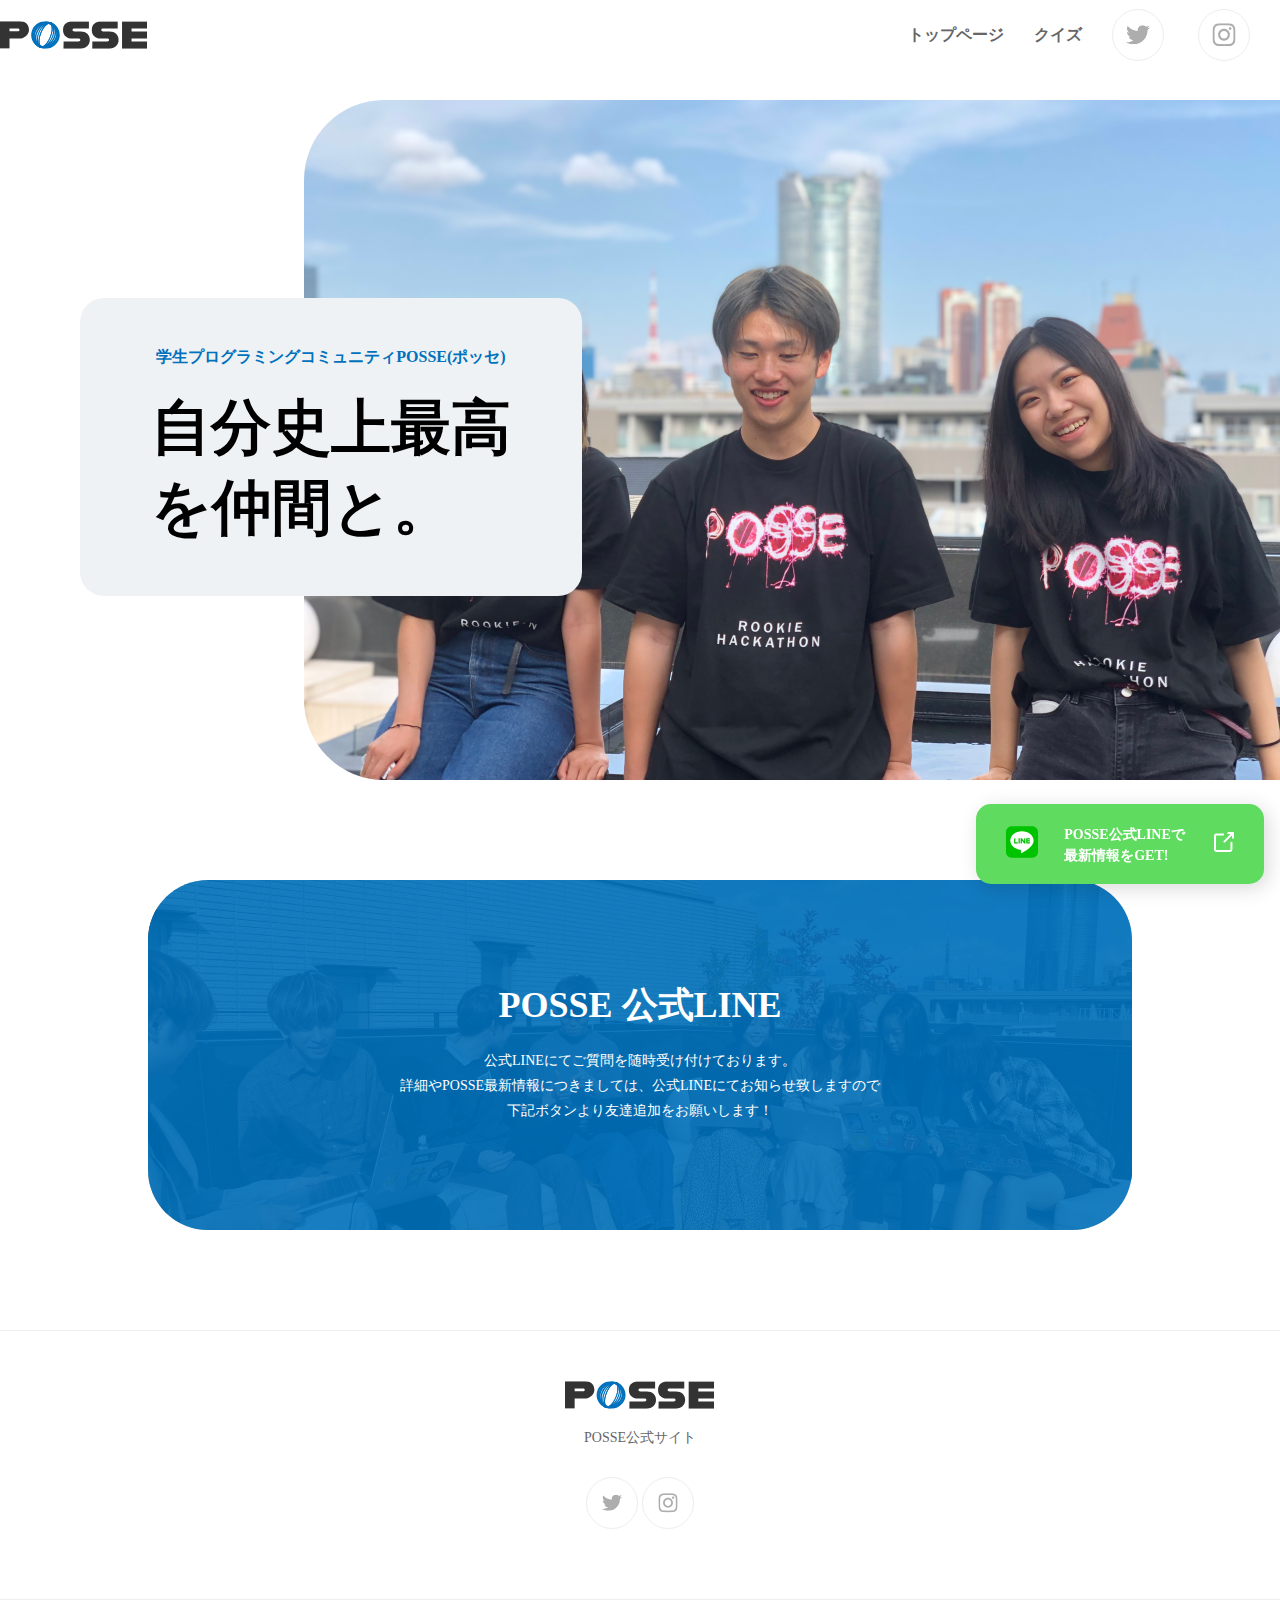
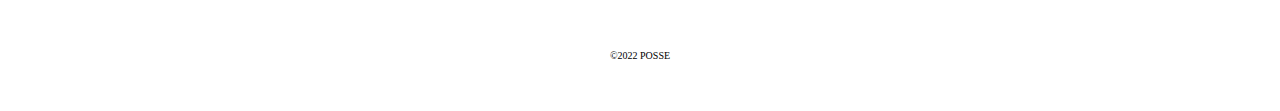
<file: index.html>
<!DOCTYPE html>
<html lang="ja">

<head>
  <meta charset="UTF-8">
  <meta http-equiv="X-UA-Compatible" content="IE=edge">
  <meta name="viewport" content="width=device-width, initial-scale=1.0">
  <title>POSSE 初めてのweb制作</title>
  <link rel="stylesheet" href="reset.css">
  <link rel="stylesheet" href="style.css">

</head>


<body>
  <header>
    <div class="headerInner">
      <img src="./assets-ph1-website-main/img/icon/posseLogo.svg" alt="POSSEのヘッダー">
      <nav class="globalnav">
        <a href="">トップページ</a>
        <a href="">クイズ</a>
        <div class="icon">
          <a href="https://twitter.com/posse_program" class="twitter">
            <img src="./assets-ph1-website-main/img/icon/icon-twitter.svg" alt="twitterのロゴ">
          </a>
          <a href="https://www.instagram.com/posse_programming/" class>
            <img src="./assets-ph1-website-main/img/icon/icon-instagram.svg" alt="instagramのロゴ">
          </a>
        </div>
      </nav>
    </div>

  </header>
  <main>
    <div class="senpaiphoto">
      <img src="./assets-ph1-website-main/img/img-hero.jpg" alt="先輩の写真">
    </div>
    
    <div class="box">
      <p class="explanation">
        学生プログラミングコミュニティPOSSE(ポッセ)
        </p>
      <h2>自分史上最高<br>を仲間と。</h2>
    </div>
    <div class="officialLine">
      <div class="officialLine_layer"  >
        <h2>POSSE 公式LINE</h2>
        <p>公式LINEにてご質問を随時受け付けております。<br>詳細やPOSSE最新情報につきましては、公式LINEにてお知らせ致しますので<br>
        下記ボタンより友達追加をお願いします！</p>
      </div>
    </div>
  </main>
  <footer class="ifooter_cfooter">
    <div class="p_fixedLine">
      <a href="https://line.me/R/ti/p/@651htnqp?from=page" >
        <i class="line_icon"></i>
        <p>POSSE公式LINEで<br>最新情報をGET!</p>
        <img id="link_light" src="./assets-ph1-website-main/img/icon/icon-link-light.svg" alt="">
      </a>

    </div>
    <div class="ifooter">
      <img src="./assets-ph1-website-main/img/icon/posseLogo.svg" alt="POSSEのヘッダー">
      <p>POSSE公式サイト</p>
      <div class="ifootersns">
        <a href="https://twitter.com/posse_program" class="twitter">
          <img src="./assets-ph1-website-main/img/icon/icon-twitter.svg" alt="twitterのロゴ">
        </a>
        <a href="https://www.instagram.com/posse_programming/" class>
          <img src="./assets-ph1-website-main/img/icon/icon-instagram.svg" alt="instagramのロゴ">
        </a>
      </div>
    </div>
    <div class="cfooter">
      <p>&copy;2022 POSSE</p>
    </div>

  </footer>
</body>

</html>
</file>
<file: style.css>
header{
  background-color: rgb(255, 255, 255);
position: fixed;
/* left0right0入れないとPOSSE~インスタアイコンまでの最低限の幅しか確保できなくなるからつける */
left: 0;
right: 0;
z-index: 1000;

}
.headerInner {
  height: 70px;
display: flex;
justify-content: space-between;
align-items: center;
}
.POSSE {
  padding-left: 30px;
}
.globalnav{
  display: flex;
}

.globalnav a{
  text-decoration: none;
  color: #666666;
  height: 20px;
  margin: auto 0;
  margin-right: 30px;
  /* このしたのdisplayflexいらない説 */
  display: flex;
  font-weight: bold;

}

.icon a {
  width: 50px;
  height: 50px;
  display:inline-flex;
  border: solid 1px #eee;
  border-radius: 50%;
  
}
.icon img{
  display:inline-flex;
  margin: auto;
  width: 24px;
  height: 24px;
}
#headerLogo{
min-width: auto;
}



main {
  padding-top: 100px;
  position: relative;
  
}

.senpaiphoto{
width: 976px;
height: 680px;
right: 0px;
top: 0px; 
margin-left: auto;

}
.senpaiphoto img {
  border-radius: 80px 0 0 80px;
}

.box{
  position: absolute;
  height: 198px;
  width: 378px;
  left: 80px;
  top: 298px;
  border-radius: 24px;
  background: #EFF2F5;
  border-radius: 24px;
  padding: 50px 62px;
  display: flex;
  flex-direction:column;
  justify-content: center;
  align-items: center;
}


.explanation {
  padding-bottom: 20px;
  font-size: 16px;
  font-weight: bold;
  color: #0071BC;

}
.box h2{
  font-family: 'Noto Sans JP';
  font-style: normal;
  font-weight: 700;
  font-size: 60px;
  line-height: 80px;
}
.Whatisposse h2{
  text-align: center;
  font-size: 30px;
  font-weight: bold;
  line-height: 30px;
  margin-top: 100px;
}
.Whatisposse h3 {
  text-align: center;
  font-size: 13px;
  font-weight: bold;
  color: #0071BC;
  margin-top: 20px;
}
.explanationOfPosse {
  padding-top: 50px;
  width: 984px;
  margin: 0 auto;
  display: flex;
  gap: 48px;
}
.explanationOfPosse img {
  width: 472px;
  border-radius: 20px;
}
.explanationOfPosse p {
  font-size: 14px;
 margin: auto;
 line-height: 25px;
}
.officialLine, .officialLine_layer {
  margin: auto;
  width: 1000px;
  height: 350px;
  border-radius: 50px;
}

.officialLine{
  margin: auto;
  background-image:url(./assets-ph1-website-main/img/bg-line.jpg);
  background-size: cover;
  color: #fff;
  position: relative;
  width: 984px;
  margin-top: 100px;
  margin-bottom: 100px;
}
.officialLine_layer {
  width: 100%;
  height: 100%;
  display: flex;
  flex-direction: column;
  justify-content: center;
  align-items: center;
}
.officialLine, .officialLine::before {
  border-radius: 60px;
}
.officialLine::before {
  background-color: rgba(0, 113, 188, 0.9) ;
  content: "";
position: absolute;
top: 0;
left: 0;

width: 100%;
height: 100%;
}

.officialLine h2{
  font-size: 36px;
  font-weight: bold;
  display: flex;
  z-index: 999;
  padding-bottom: 25px;

}
.officialLine p {
  z-index: 1000;
  text-align: center;
  line-height: 25px;
  font-size: 14px;
}
.line_logo {
  width: 30px;
  height: 30px;
  background-color: #ffffff;
  display: flex;
  z-index: 1000;
}
.line_logo img {
  width: 38px;
  height: 38px;
  
}
.lineButton {
  width: 350px;
  height: 50px;
  z-index: 1000;
  border-radius: 30px;
  display: flex;
  justify-content: center;
  align-items: center;
  border: none;
  margin-top: 20px;
  background-color: #fff;
}
.lineButton p {
  padding-left: 100px;
  font-weight: bold;
}
.lineButton img {
  padding-left: 100px;
}
/* ここからfooter */
.p_fixedLine {
  width: 288px;
  height: 80px;
  background-color: #5fdb5f;
  margin-left: auto;
  border-radius: 15px;
  box-shadow: 4px 4px 20px rgb(0 0 0 / 15%);
  position: fixed;
  bottom: 16px;
  right: 16px;
}
.p_fixedLine a {
  display: flex;
  text-decoration: none;
  justify-content: space-evenly;
  padding-top: 7%;
  
}
.line_icon {
  background-color: #ffffff;
  width: 29px;
  height: 26px;
  position: relative;
  top: 5px;
  left: 1px;
}
.line_icon::before {
  content: "";
  background-image: url(./assets-ph1-website-main/img/icon/icon-line.svg);
  display: inline-block;
  width: 36px;
  height: 36px;
  background-repeat: no-repeat;
  position: absolute;
  top: -5px;
  left: -1px;
  border-radius: 10%;
}
.p_fixedLine a img{
width: 36px;
height: 36px;
z-index: 1000;
}
.p_fixedLine a p {
  font-size: 14px;
  line-height: 1.5;
  color: #ffffff;
  font-weight: bold;
}
#link_light {
  width: 20px;
}
.ifooter_cfooter {
  /* このwidthもいらない説 */
  /* width: 50%; */
  margin: 0 auto;
  border-top: solid 1px #eee

}
.ifooter {
  display: flex;
  flex-direction:column;
  justify-content: center;
  width: 50%;
  margin: 0 auto;
padding-top: 50px;

}

.ifooter img {
  width: 150px;
  margin: 0 auto;
}
.ifooter p{
  font-size: 14px;
  text-align: center;
  font-weight: normal;
  color: #666666;
  padding-top: 20px;
}

.cfooter {
  border-top: solid 1px #eee;
  margin-top: 50px;
}
.cfooter p {
  font-size: 10px;
  text-align: center;
}

.ifootersns {
  text-align: center;
  padding-top: 30px;
  padding-bottom: 20px;
}

.ifootersns a {
  width: 50px;
  height: 50px;
  display: inline-flex;
  justify-content: center;
  align-items: center;
  border : solid 1px #eee;
  border-radius: 50%;
}
.ifootersns a img{
  width: 20px;
  height: 20px;
}
.cfooter {
  padding-top: 50px;
padding-bottom: 50px;
}
</file>
